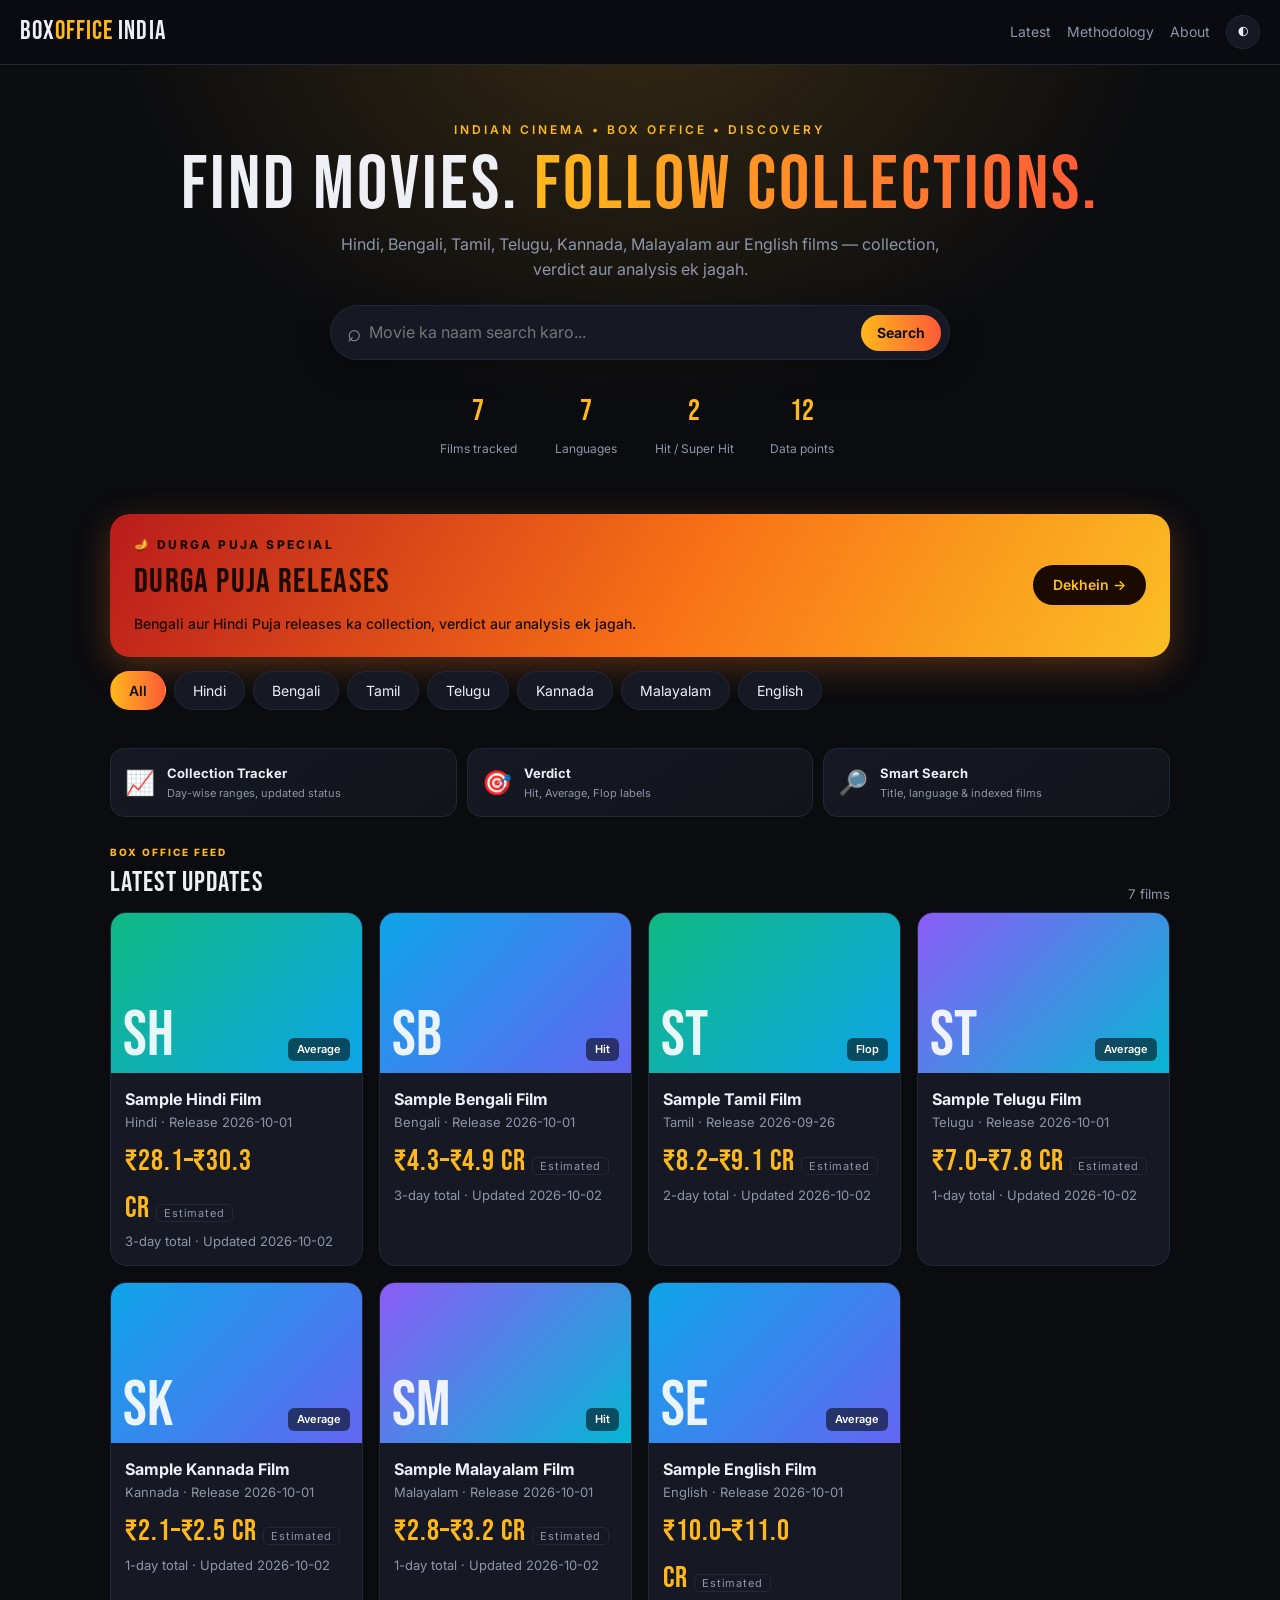
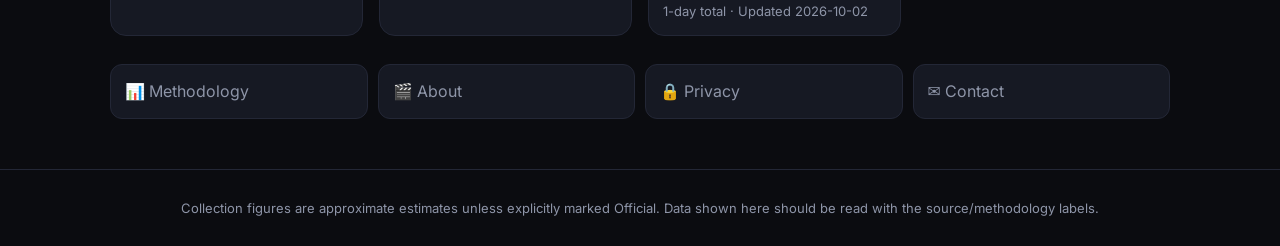
<file: index.html>
<!doctype html><html lang="hi"><head><meta charset="utf-8"><meta name="viewport" content="width=device-width,initial-scale=1"><title>BoxOffice India — Indian Movies & Box Office</title><meta name="description" content="Indian movie discovery, box office collection, verdict and day-wise analysis."><link rel="preconnect" href="https://fonts.googleapis.com"><link href="https://fonts.googleapis.com/css2?family=Bebas+Neue&family=Inter:wght@400;500;600;700;800&display=swap" rel="stylesheet"><link rel="stylesheet" href="assets/style.css"></head><body><header><a class="logo" href="index.html">BOX<b>OFFICE</b> INDIA</a><div class="hlinks"><a href="#latest">Latest</a><a href="methodology.html">Methodology</a><a href="about.html">About</a><button id="themeBtn" title="Theme">◐</button></div></header><section class="hero"><div class="eyebrow">INDIAN CINEMA • BOX OFFICE • DISCOVERY</div><h1>Find movies. <em>Follow collections.</em></h1><p class="sub">Hindi, Bengali, Tamil, Telugu, Kannada, Malayalam aur English films — collection, verdict aur analysis ek jagah.</p><div class="search-wrap"><div class="search"><span class="search-icon">⌕</span><input id="search" placeholder="Movie ka naam search karo..." autocomplete="off" aria-label="Search movies"><button id="clearSearch" class="clear-search" hidden>×</button><span class="search-action">Search</span></div><div id="searchHints" class="search-hints" hidden></div></div><div class="stats"><div><b id="s1">0</b><small>Films tracked</small></div><div><b>7</b><small>Languages</small></div><div><b id="s3">0</b><small>Hit / Super Hit</small></div><div><b id="s4">0</b><small>Data points</small></div></div></section><section class="puja-special" id="pujaSpecial"><div class="puja-copy"><div class="puja-kicker">🪔 DURGA PUJA SPECIAL</div><h2>Durga Puja Releases</h2><p>Bengali aur Hindi Puja releases ka collection, verdict aur analysis ek jagah.</p></div><span class="puja-btn">Dekhein →</span></section><nav id="langs" aria-label="Language filters"></nav><main id="latest"><section class="dashboard"><div class="dash-card"><span>📈</span><div><b>Collection Tracker</b><small>Day-wise ranges, updated status</small></div></div><div class="dash-card"><span>🎯</span><div><b>Verdict</b><small>Hit, Average, Flop labels</small></div></div><div class="dash-card"><span>🔎</span><div><b>Smart Search</b><small>Title, language & indexed films</small></div></div></section><div class="sec"><div><div class="section-kicker">BOX OFFICE FEED</div><h2 id="ttl">Latest Updates</h2></div><small id="count"></small></div><div class="grid" id="grid"></div><div class="quicklinks"><a href="methodology.html">📊 Methodology</a><a href="about.html">🎬 About</a><a href="privacy.html">🔒 Privacy</a><a href="contact.html">✉ Contact</a></div></main><footer>Collection figures are approximate estimates unless explicitly marked Official. Data shown here should be read with the source/methodology labels.</footer><script src="assets/config.js"></script><script src="assets/app.js"></script><script src="assets/live-search.js"></script></body></html>
</file>
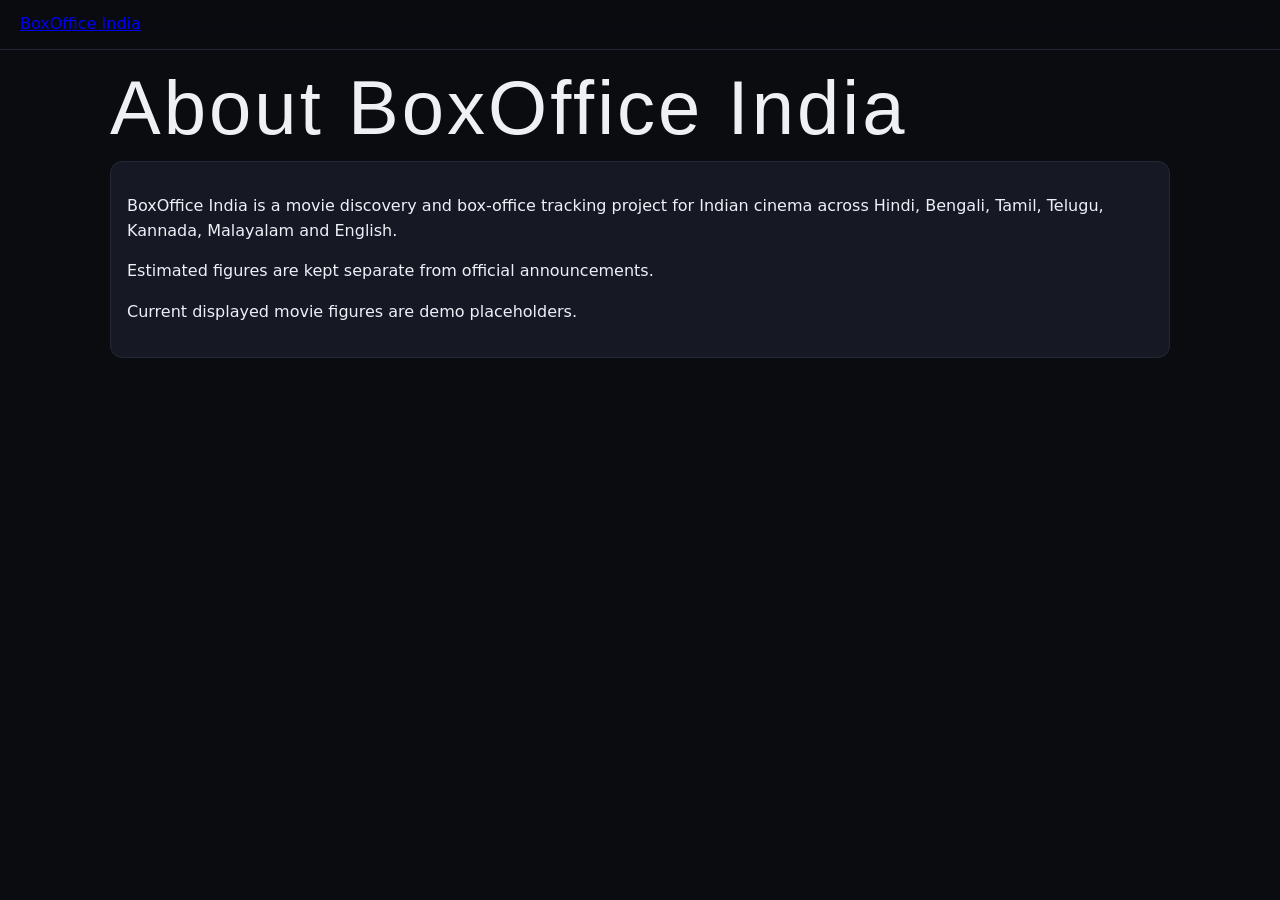
<file: about.html>
<!doctype html><html><head><meta charset="utf-8"><meta name="viewport" content="width=device-width,initial-scale=1"><title>About</title><link rel="stylesheet" href="assets/style.css"></head><body><header><a class="brand" href="index.html"><span>Box</span>Office India</a></header><main><h1>About BoxOffice India</h1><div class="analysis"><p>BoxOffice India is a movie discovery and box-office tracking project for Indian cinema across Hindi, Bengali, Tamil, Telugu, Kannada, Malayalam and English.</p><p>Estimated figures are kept separate from official announcements.</p><p>Current displayed movie figures are demo placeholders.</p></div></main></body></html>
</file>
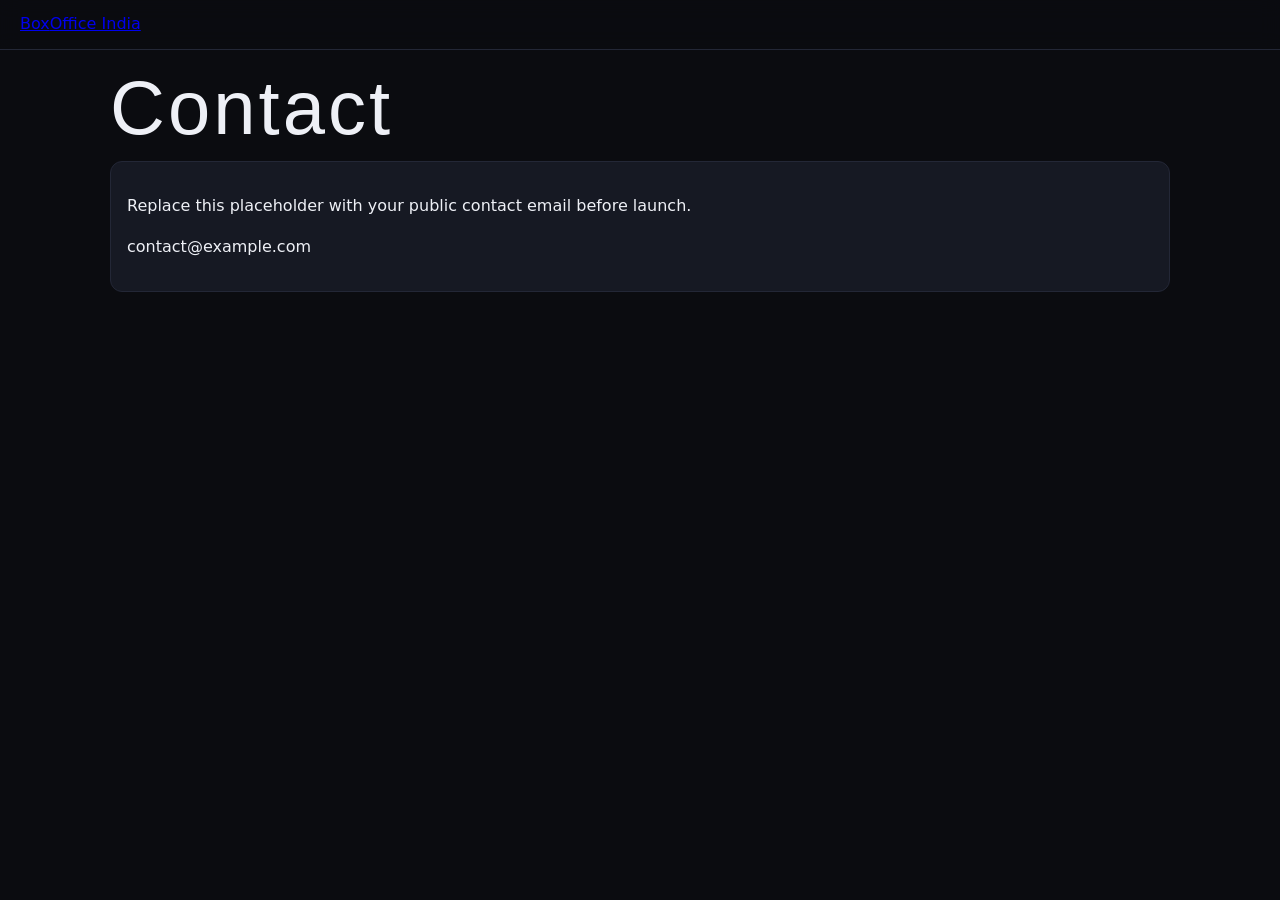
<file: contact.html>
<!doctype html><html><head><meta charset="utf-8"><meta name="viewport" content="width=device-width,initial-scale=1"><title>Contact</title><link rel="stylesheet" href="assets/style.css"></head><body><header><a class="brand" href="index.html"><span>Box</span>Office India</a></header><main><h1>Contact</h1><div class="analysis"><p>Replace this placeholder with your public contact email before launch.</p><p>contact@example.com</p></div></main></body></html>
</file>
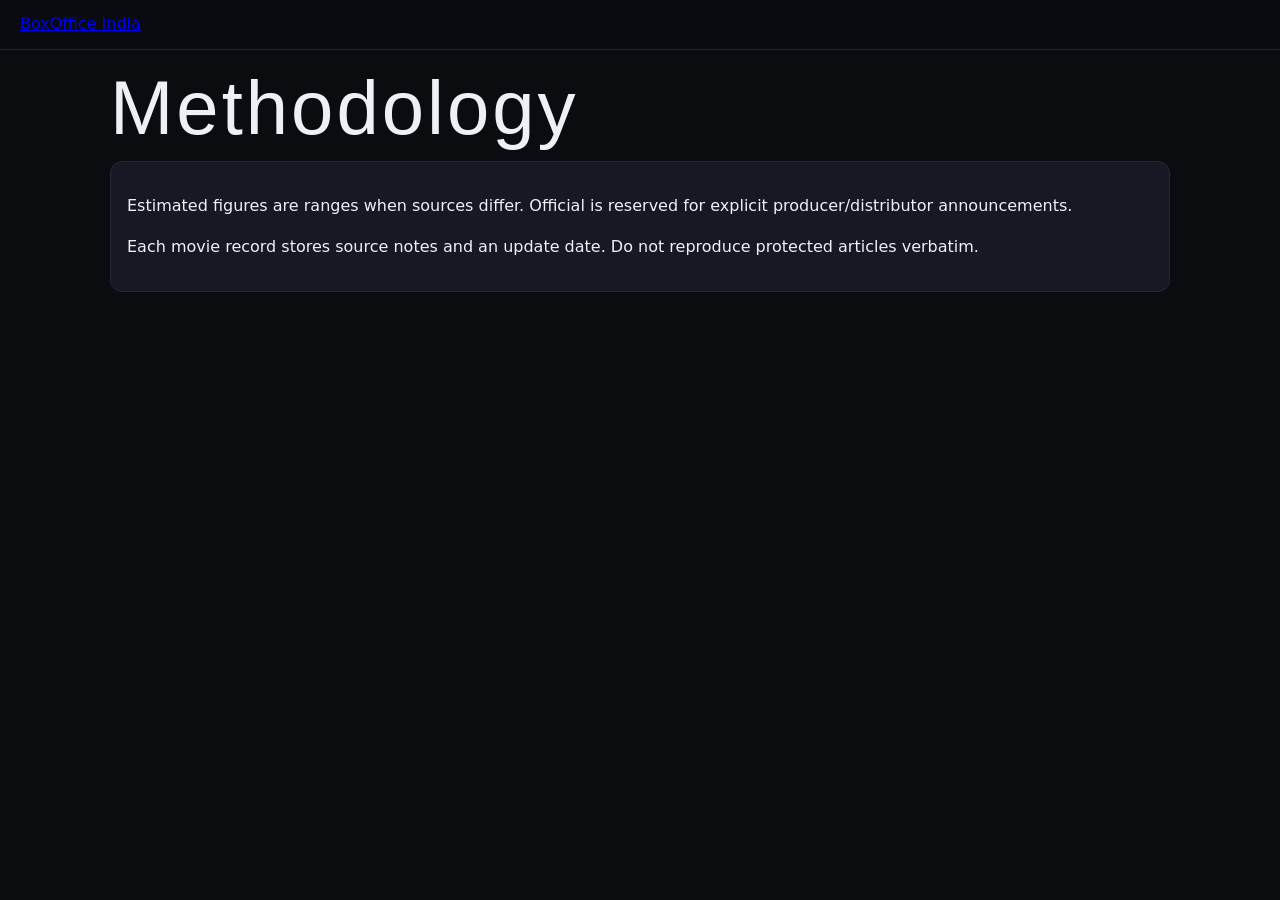
<file: methodology.html>
<!doctype html><html><head><meta charset="utf-8"><meta name="viewport" content="width=device-width,initial-scale=1"><title>Methodology</title><link rel="stylesheet" href="assets/style.css"></head><body><header><a class="brand" href="index.html"><span>Box</span>Office India</a></header><main><h1>Methodology</h1><div class="analysis"><p>Estimated figures are ranges when sources differ. Official is reserved for explicit producer/distributor announcements.</p><p>Each movie record stores source notes and an update date. Do not reproduce protected articles verbatim.</p></div></main></body></html>
</file>
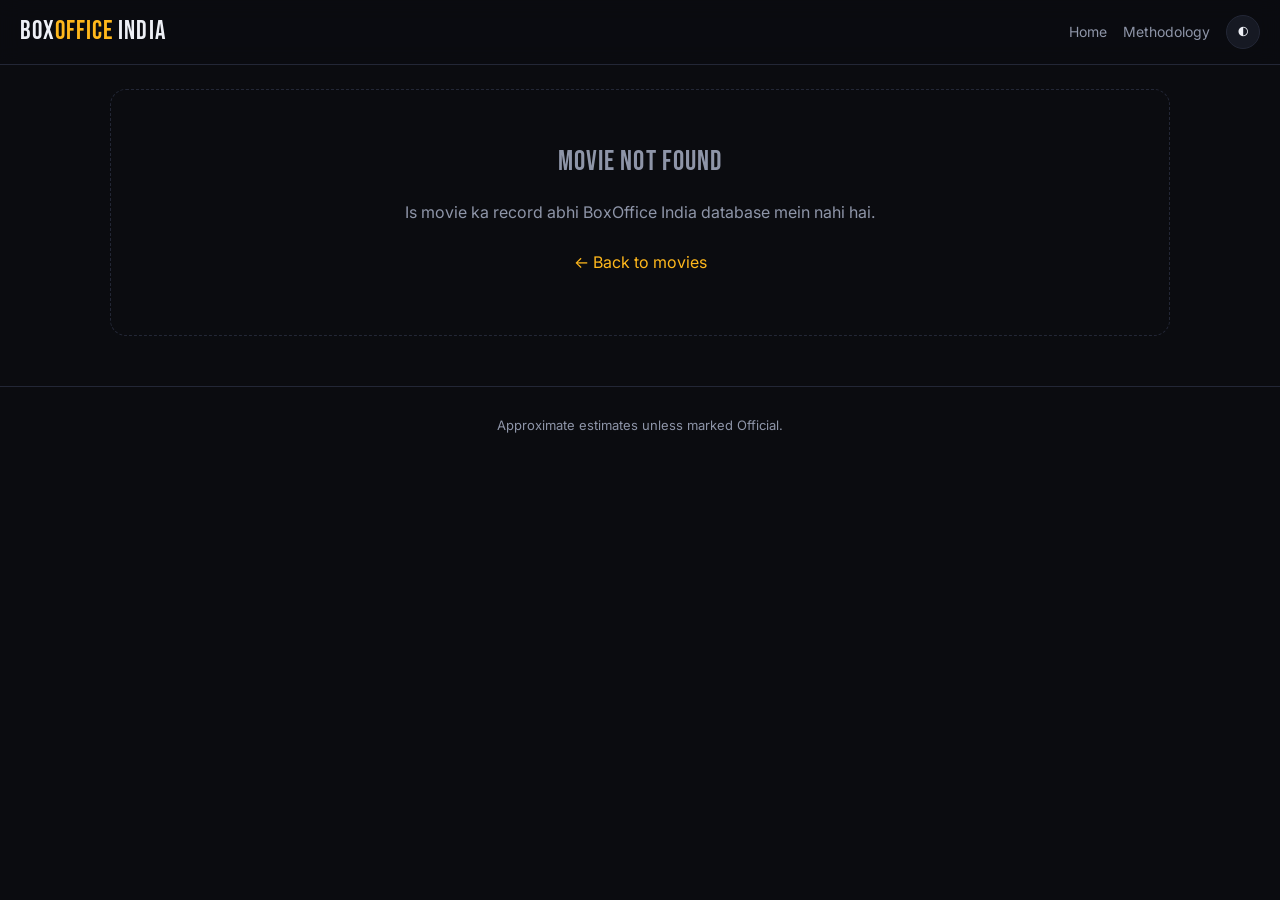
<file: movie.html>
<!doctype html><html lang="hi"><head><meta charset="utf-8"><meta name="viewport" content="width=device-width,initial-scale=1"><title>Movie — BoxOffice India</title><meta name="description" content="Movie-wise box office collection and analysis."><link rel="preconnect" href="https://fonts.googleapis.com"><link href="https://fonts.googleapis.com/css2?family=Bebas+Neue&family=Inter:wght@400;500;600;700&display=swap" rel="stylesheet"><link rel="stylesheet" href="assets/style.css"></head><body><header><a class="logo" href="index.html">BOX<b>OFFICE</b> INDIA</a><div class="hlinks"><a href="index.html">Home</a><a href="methodology.html">Methodology</a><button id="themeBtn" title="Theme">◐</button></div></header><main id="movie"></main><footer>Approximate estimates unless marked Official.</footer><script src="assets/movie.js"></script></body></html>
</file>
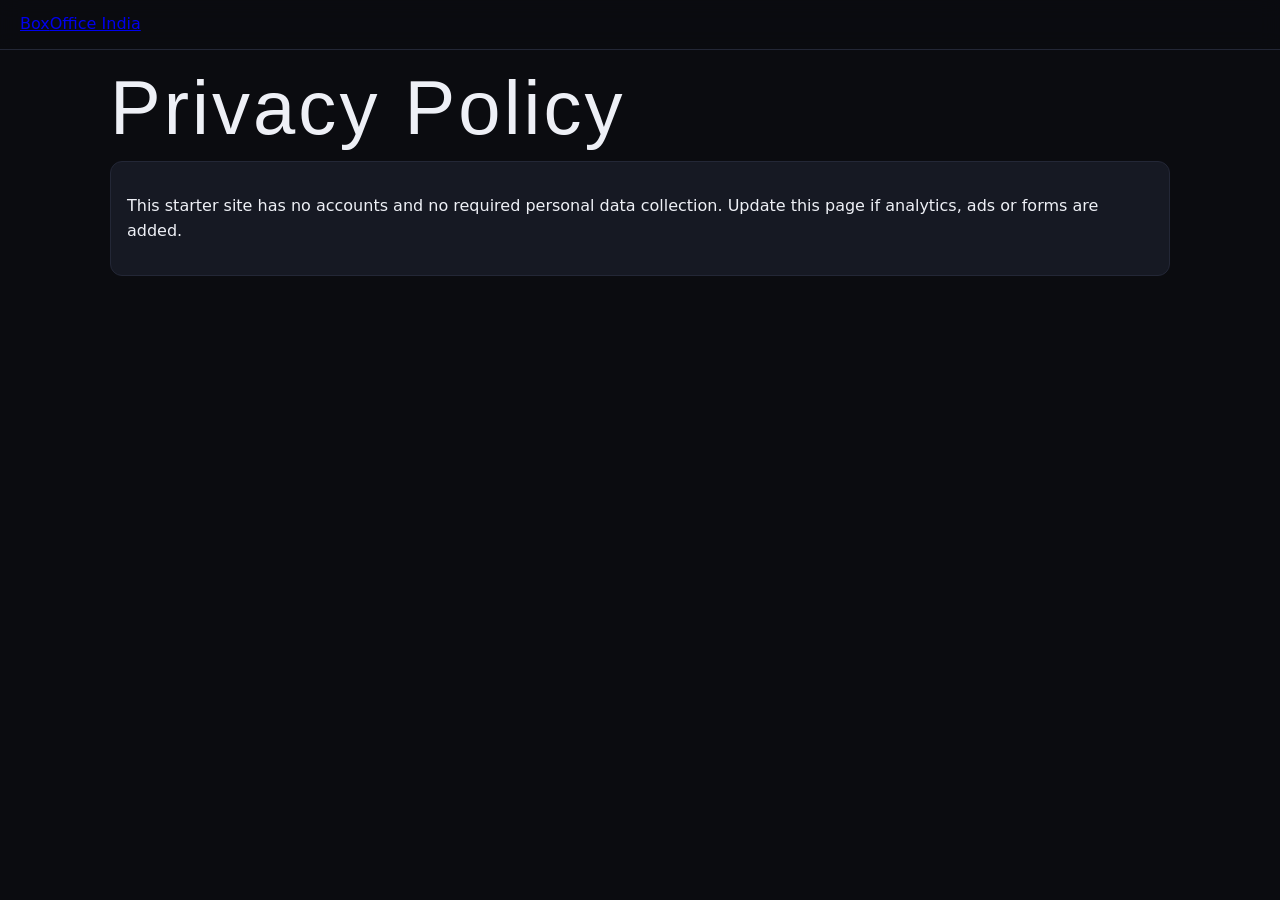
<file: privacy.html>
<!doctype html><html><head><meta charset="utf-8"><meta name="viewport" content="width=device-width,initial-scale=1"><title>Privacy</title><link rel="stylesheet" href="assets/style.css"></head><body><header><a class="brand" href="index.html"><span>Box</span>Office India</a></header><main><h1>Privacy Policy</h1><div class="analysis"><p>This starter site has no accounts and no required personal data collection. Update this page if analytics, ads or forms are added.</p></div></main></body></html>
</file>
<file: assets/style.css>
:root{--bg:#0b0c10;--bg2:#12141b;--card:#161923;--tx:#eef0f6;--mu:#8e95a8;--ac:#ffb81c;--ac2:#ff5a36;--bd:#232736;--ok:#34d399;--mid:#fbbf24;--bad:#f87171}:root[data-theme=light]{--bg:#f5f6fa;--bg2:#fff;--card:#fff;--tx:#14161c;--mu:#5d6475;--bd:#e2e5ee}*{box-sizing:border-box}html{scroll-behavior:smooth}body{margin:0;font-family:Inter,system-ui,sans-serif;background:var(--bg);color:var(--tx);line-height:1.55}.logo,h1,h2{font-family:'Bebas Neue',Impact,sans-serif;letter-spacing:.04em;font-weight:400}header{position:sticky;top:0;z-index:20;display:flex;justify-content:space-between;align-items:center;padding:12px 20px;background:color-mix(in srgb,var(--bg) 88%,transparent);backdrop-filter:blur(10px);border-bottom:1px solid var(--bd)}.logo{font-size:26px;text-decoration:none;color:var(--tx)}.logo b{color:var(--ac);font-weight:400}.hlinks{display:flex;gap:16px;align-items:center;font-size:14px}.hlinks a{color:var(--mu);text-decoration:none}.hlinks a:hover{color:var(--ac)}#themeBtn{background:var(--card);border:1px solid var(--bd);color:var(--tx);border-radius:50%;width:34px;height:34px;cursor:pointer}.hero{text-align:center;padding:56px 20px 36px;background:radial-gradient(ellipse at 50% -20%,rgba(255,184,28,.18),transparent 60%)}.eyebrow{font-size:12px;letter-spacing:.25em;color:var(--ac);font-weight:600}h1{font-size:clamp(40px,8vw,76px);margin:8px 0;line-height:1}h1 em{font-style:normal;background:linear-gradient(90deg,var(--ac),var(--ac2));-webkit-background-clip:text;background-clip:text;color:transparent}.sub{color:var(--mu);max-width:650px;margin:0 auto 24px}.search-wrap{position:relative;max-width:620px;margin:0 auto}.search{display:flex;align-items:center;background:var(--card);border:1px solid var(--bd);border-radius:50px;padding:6px 8px 6px 16px;box-shadow:0 8px 30px rgba(0,0,0,.25)}.search-icon{font-size:24px;color:var(--mu);line-height:1}.search input{flex:1;background:none;border:none;outline:none;color:var(--tx);font:inherit;min-width:0;padding:8px}.search-action{background:linear-gradient(90deg,var(--ac),var(--ac2));color:#111;border-radius:50px;padding:7px 16px;font-weight:700;font-size:14px}.clear-search{border:0;background:none;color:var(--mu);font-size:24px;cursor:pointer;padding:0 8px}.search-hints{position:absolute;top:60px;left:0;right:0;z-index:30;background:var(--card);border:1px solid var(--bd);border-radius:16px;overflow:hidden;box-shadow:0 18px 40px rgba(0,0,0,.35);text-align:left}.hint{display:flex;justify-content:space-between;gap:12px;padding:12px 16px;cursor:pointer}.hint:hover{background:var(--bg2)}.hint b{font-size:14px}.hint small{color:var(--mu)}.stats{display:flex;justify-content:center;gap:18px;margin-top:28px;flex-wrap:wrap}.stats div{text-align:center;min-width:90px}.stats b{display:block;font-family:'Bebas Neue';font-size:30px;color:var(--ac);font-weight:400}.stats small{color:var(--mu);font-size:12px}nav{display:flex;gap:8px;overflow-x:auto;padding:8px 20px;max-width:1100px;margin:0 auto;scrollbar-width:none}nav button{white-space:nowrap;background:var(--card);color:var(--tx);border:1px solid var(--bd);border-radius:50px;padding:8px 18px;font:inherit;font-size:14px;cursor:pointer;transition:.2s}nav button:hover{border-color:var(--ac)}nav button.on{background:linear-gradient(90deg,var(--ac),var(--ac2));color:#111;border-color:transparent;font-weight:600}main{max-width:1100px;margin:0 auto;padding:12px 20px 50px}.dashboard{display:grid;grid-template-columns:repeat(3,1fr);gap:10px;margin:18px 0 28px}.dash-card{background:linear-gradient(145deg,var(--card),var(--bg2));border:1px solid var(--bd);border-radius:14px;padding:14px;display:flex;align-items:center;gap:12px}.dash-card>span{font-size:24px}.dash-card b{display:block;font-size:13px}.dash-card small{display:block;color:var(--mu);font-size:11px;margin-top:2px}.sec{display:flex;justify-content:space-between;align-items:end;margin:22px 0 8px}.section-kicker{font-size:10px;letter-spacing:.2em;color:var(--ac);font-weight:800}h2{font-size:28px;margin:0}.sec small{color:var(--mu)}.grid{display:grid;grid-template-columns:repeat(auto-fill,minmax(250px,1fr));gap:16px}.card{background:var(--card);border:1px solid var(--bd);border-radius:16px;overflow:hidden;cursor:pointer;transition:.25s;text-decoration:none;color:inherit;display:block}.card:hover{transform:translateY(-4px);border-color:var(--ac);box-shadow:0 12px 30px rgba(0,0,0,.3)}.poster{height:160px;display:flex;align-items:flex-end;justify-content:space-between;padding:12px}.poster .ini{font-family:'Bebas Neue';font-size:64px;line-height:.8;color:rgba(255,255,255,.9)}.badge{font-size:11px;font-weight:600;border-radius:6px;padding:3px 9px;background:rgba(0,0,0,.55);color:#fff}.body{padding:14px}.t{font-weight:700}.m{color:var(--mu);font-size:13px}.big{font-family:'Bebas Neue';font-size:30px;color:var(--ac);margin-top:6px;letter-spacing:.03em}.lab{font-size:11px;color:var(--mu);border:1px solid var(--bd);border-radius:5px;padding:1px 7px;margin-left:6px;font-family:Inter}.empty,.info{text-align:center;color:var(--mu);padding:50px 0;border:1px dashed var(--bd);border-radius:16px;margin-top:12px}.quicklinks{display:grid;grid-template-columns:repeat(auto-fit,minmax(170px,1fr));gap:10px;margin-top:28px}.quicklinks a{background:var(--card);border:1px solid var(--bd);padding:14px;border-radius:12px;color:var(--mu);text-decoration:none}.quicklinks a:hover{border-color:var(--ac);color:var(--tx)}.detail{padding-top:20px;max-width:1100px;margin:auto}.detail h1{font-size:clamp(38px,7vw,66px);margin:8px 0}.meta{color:var(--mu)}.detail-hero{background:radial-gradient(ellipse at 10% 0%,rgba(255,184,28,.16),transparent 55%);padding:30px 20px;border-bottom:1px solid var(--bd)}.movie-top{display:flex;justify-content:space-between;gap:20px;align-items:flex-end}.movie-badge{display:inline-block;padding:5px 10px;border-radius:999px;background:var(--card);border:1px solid var(--bd);font-size:12px}.stats .stat{background:var(--card);border:1px solid var(--bd);border-radius:12px;padding:14px}.stats .stat small{display:block}.stats .stat strong{font-size:21px}.table-wrap{overflow:auto;border:1px solid var(--bd);border-radius:14px;margin-top:18px}.table{width:100%;border-collapse:collapse;background:var(--card)}th,td{text-align:left;padding:11px;border-bottom:1px solid var(--bd);white-space:nowrap}th{color:var(--mu);font-size:12px}.analysis{background:var(--card);border:1px solid var(--bd);border-radius:12px;padding:16px;margin-top:15px}.note{border-left:3px solid var(--ac);padding:12px;background:var(--card);color:var(--mu);margin-top:15px}.back{display:inline-block;margin:10px 0;color:var(--ac);text-decoration:none}footer{border-top:1px solid var(--bd);padding:28px 20px;text-align:center;color:var(--mu);font-size:13px}.puja-special{max-width:1060px;margin:18px auto 6px;padding:22px 24px;border-radius:20px;display:flex;justify-content:space-between;align-items:center;gap:16px;flex-wrap:wrap;cursor:pointer;background:linear-gradient(120deg,#b91c1c,#f97316 55%,#fbbf24);color:#1a0a00;box-shadow:0 10px 34px rgba(249,115,22,.3);transition:.25s}.puja-special:hover{transform:translateY(-2px)}.puja-kicker{font-size:12px;letter-spacing:.2em;font-weight:800}.puja-special h2{font-size:34px;margin:2px 0}.puja-special p{margin:4px 0 0;font-size:14px;font-weight:500}.puja-btn{background:#1a0a00;color:#fbbf24;border-radius:50px;padding:9px 20px;font-weight:600;font-size:14px;white-space:nowrap}@media(max-width:760px){.dashboard{grid-template-columns:1fr}.movie-top{align-items:flex-start;flex-direction:column}}@media(max-width:600px){.hlinks a{display:none}.hero{padding-top:42px}.search-action{padding:7px 12px}.grid{grid-template-columns:1fr}.puja-special{margin-left:20px;margin-right:20px}}\n.search-hints{position:absolute;left:0;right:0;top:calc(100% + 8px);z-index:50;background:var(--card);border:1px solid var(--bd);border-radius:16px;box-shadow:0 18px 45px rgba(0,0,0,.35);overflow:hidden}.search-wrap{position:relative}.live-movie-card{display:flex;gap:12px;padding:12px;border-bottom:1px solid var(--bd);background:var(--card)}.live-movie-card:last-child{border-bottom:0}.live-poster{width:58px;height:78px;flex:0 0 58px;border-radius:8px;overflow:hidden;background:linear-gradient(135deg,var(--bg2),var(--ac));display:grid;place-items:center;color:#fff;font-size:24px}.live-poster img{width:100%;height:100%;object-fit:cover}.live-info{min-width:0}.live-info b{display:block;font-size:14px}.live-info small{display:block;color:var(--mu);font-size:11px;margin-top:2px}.live-info p{margin:5px 0;color:var(--mu);font-size:11px;line-height:1.4}.live-info a{font-size:11px;color:var(--ac);text-decoration:none}.live-info a:hover{text-decoration:underline}.hint{padding:12px}.hint b{display:block}.hint small{display:block;color:var(--mu);margin-top:3px}@media(max-width:600px){.search-hints{left:-5px;right:-5px}.live-movie-card{padding:10px}.live-poster{width:50px;height:68px;flex-basis:50px}}\n.live-actions{display:flex;gap:12px;align-items:center;flex-wrap:wrap}.live-open{font-weight:800}.live-source{font-size:12px}.live-detail-top{display:flex;gap:24px;align-items:flex-start}.external-poster{width:170px;max-height:250px;object-fit:cover;border-radius:16px;border:1px solid var(--line)}.live-detail-copy{flex:1}.live-note{color:var(--muted);max-width:720px}@media(max-width:700px){.live-detail-top{flex-direction:column}.external-poster{width:130px}}
/* Premium live movie detail */
.cinema-hero{max-width:1100px;margin:0 auto;padding:44px 20px 34px;display:grid;grid-template-columns:190px 1fr;gap:28px;align-items:center;background:radial-gradient(ellipse at 20% 0%,rgba(255,184,28,.16),transparent 58%)}.hero-poster{width:190px;height:280px;object-fit:cover;border-radius:18px;border:1px solid var(--bd);box-shadow:0 20px 45px rgba(0,0,0,.35)}.placeholder-poster{display:grid;place-items:center;background:linear-gradient(135deg,var(--ac),var(--ac2));font-size:58px}.hero-copy h1{font-size:clamp(48px,8vw,88px);margin:4px 0 10px}.hero-meta{display:flex;gap:10px;flex-wrap:wrap;color:var(--mu);font-size:13px}.hero-meta span{padding:6px 10px;border:1px solid var(--bd);border-radius:999px;background:var(--card)}.hero-copy p{max-width:720px;color:var(--mu);margin-top:18px}.detail-grid{max-width:1100px;margin:0 auto;padding:0 20px 60px;display:grid;grid-template-columns:minmax(0,2fr) minmax(280px,1fr);gap:16px}.section-card{background:linear-gradient(145deg,var(--card),var(--bg2));border:1px solid var(--bd);border-radius:18px;padding:20px;margin-top:16px}.section-title{display:flex;gap:12px;align-items:center;margin-bottom:16px}.section-title>span{font-size:26px}.section-title small{display:block;color:var(--ac);font-size:10px;letter-spacing:.18em;font-weight:800}.section-title h2{font-size:30px;margin:0}.pending-box{border:1px dashed var(--ac);border-radius:14px;padding:22px;display:flex;flex-direction:column;gap:7px;background:rgba(255,184,28,.04)}.pending-box strong{font-family:'Bebas Neue';font-size:34px;color:var(--ac);font-weight:400}.pending-box span{font-weight:600}.pending-box small,.muted{color:var(--mu);font-size:13px}.info-grid{display:grid;grid-template-columns:repeat(2,1fr);gap:10px}.info-grid div{padding:12px;border:1px solid var(--bd);border-radius:12px}.info-grid small{display:block;color:var(--mu);font-size:11px}.info-grid b{display:block;margin-top:3px}.cast-list{display:flex;flex-wrap:wrap;gap:8px}.cast-list span{padding:7px 10px;border-radius:999px;background:var(--bg2);border:1px solid var(--bd);font-size:12px}.source-btn{display:inline-block;margin:6px 0 10px;padding:8px 12px;border-radius:999px;background:linear-gradient(90deg,var(--ac),var(--ac2));color:#111;text-decoration:none;font-weight:700;font-size:12px}@media(max-width:760px){.cinema-hero{grid-template-columns:1fr;padding-top:30px}.hero-poster{width:145px;height:215px}.detail-grid{grid-template-columns:1fr}.info-grid{grid-template-columns:1fr}.hero-copy h1{font-size:54px}}
</file>
